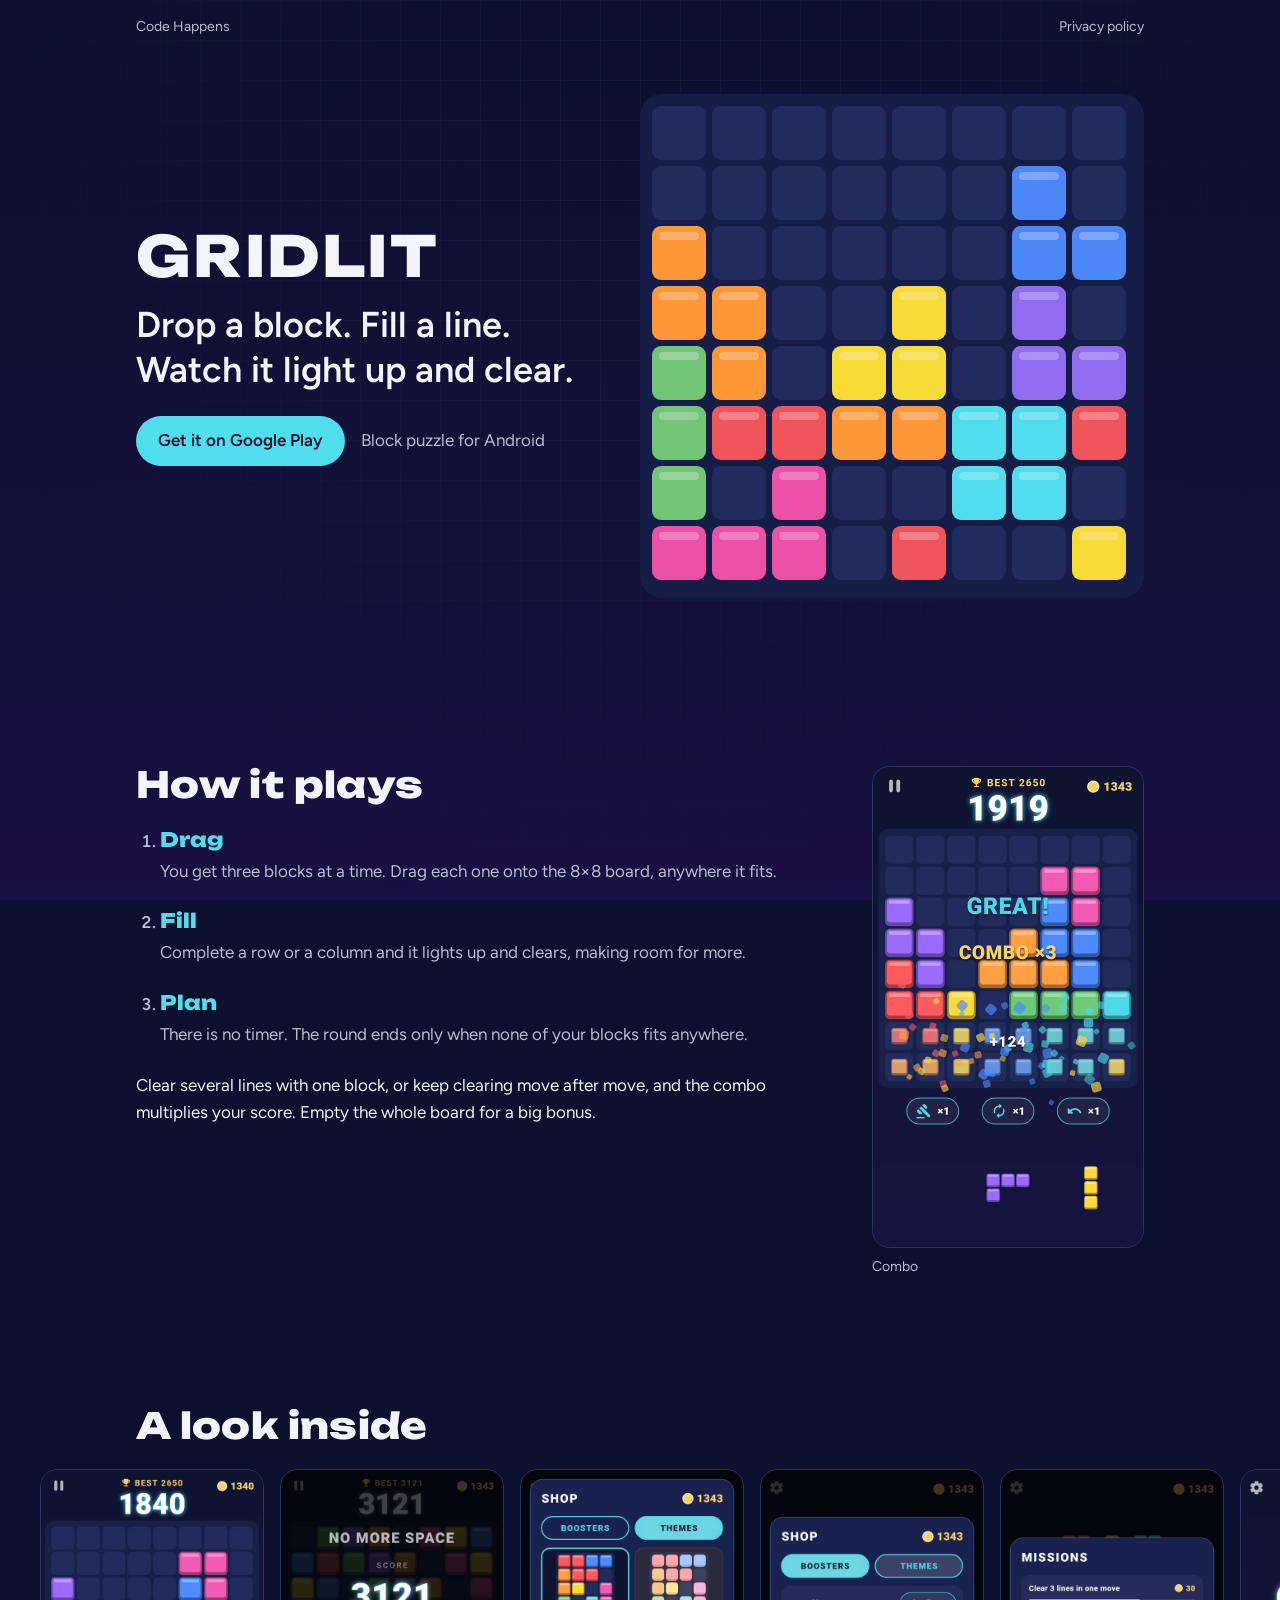
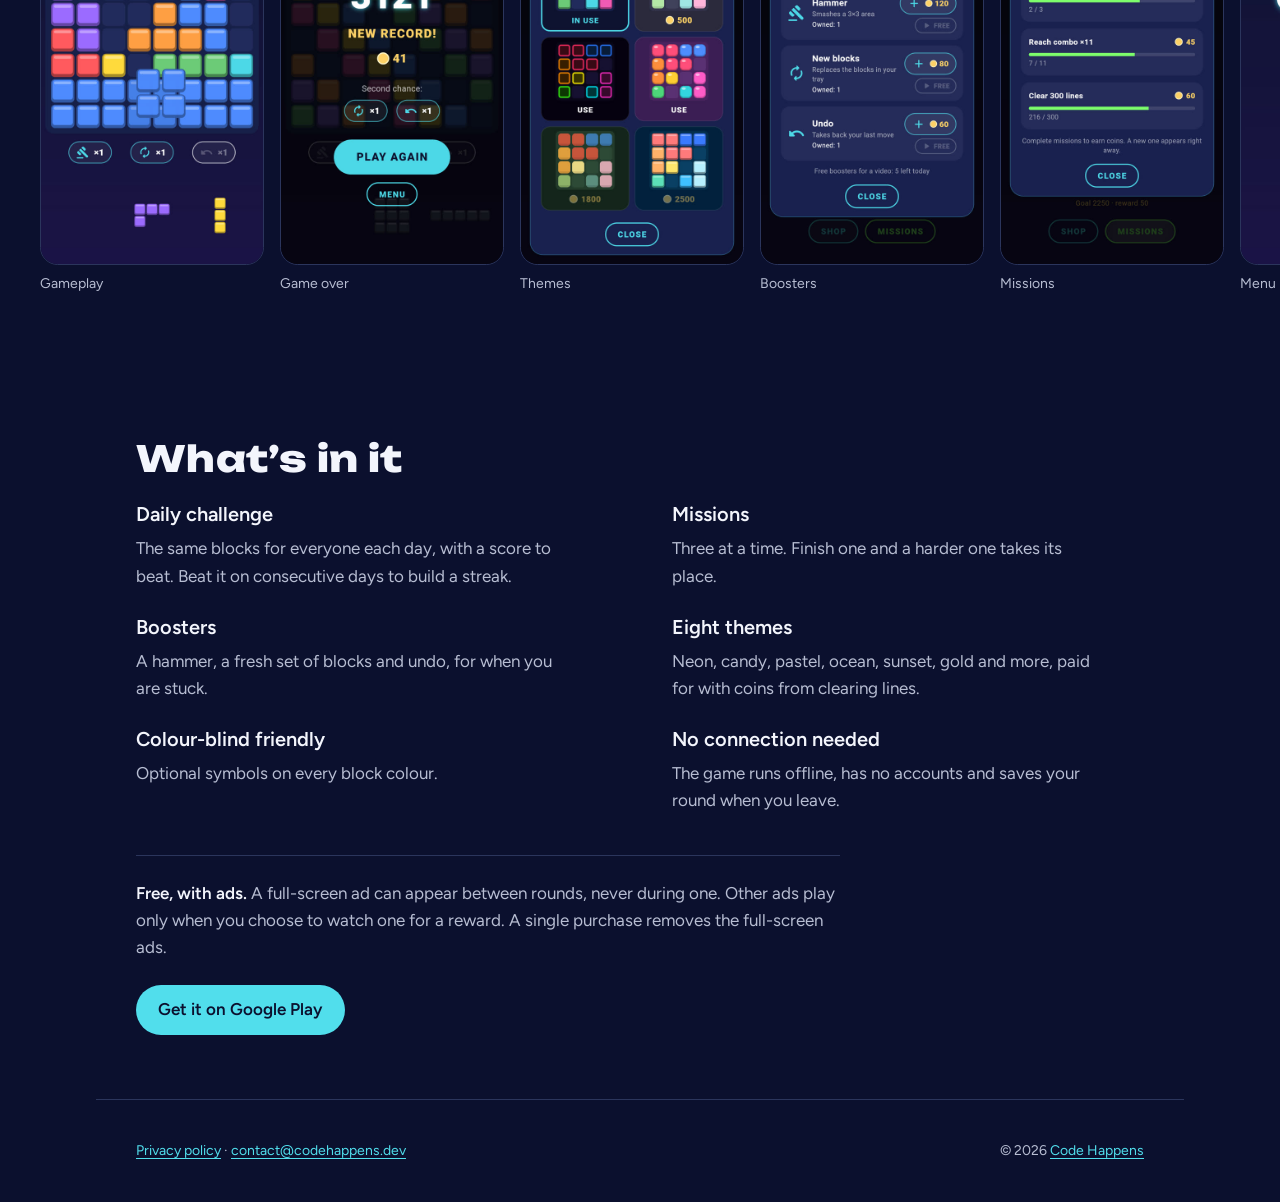
<file: index.html>
<!doctype html>
<html lang="en">
<head>
<meta charset="utf-8">
<meta name="viewport" content="width=device-width, initial-scale=1, viewport-fit=cover">
<meta http-equiv="Content-Security-Policy" content="default-src 'self'; img-src 'self' data:; base-uri 'none'; form-action 'none'">
<title>Gridlit: Block Puzzle</title>
<meta name="description" content="Gridlit is a block puzzle for Android: drag blocks onto an 8×8 board, fill rows and columns, chain combos. No timer.">
<link rel="canonical" href="https://gridlit.codehappens.dev/">
<link rel="icon" href="img/icon-512.png" type="image/png">
<link rel="preload" href="fonts/Unbounded-800-latin.woff2" as="font" type="font/woff2" crossorigin>
<link rel="stylesheet" href="site.css">
</head>
<body>

<header class="wrap top">
  <a href="https://codehappens.dev/games/">Code Happens</a>
  <a href="privacy-policy.html">Privacy policy</a>
</header>

<main>
  <section class="wrap hero">
    <svg class="scene" viewBox="0 0 504 504" aria-hidden="true">
      <rect class="board" x="0" y="0" width="504" height="504" rx="22"/>
      <rect class="cell" x="12" y="12" width="54" height="54" rx="9"/>
      <rect class="cell" x="72" y="12" width="54" height="54" rx="9"/>
      <rect class="cell" x="132" y="12" width="54" height="54" rx="9"/>
      <rect class="cell" x="192" y="12" width="54" height="54" rx="9"/>
      <rect class="cell" x="252" y="12" width="54" height="54" rx="9"/>
      <rect class="cell" x="312" y="12" width="54" height="54" rx="9"/>
      <rect class="cell" x="372" y="12" width="54" height="54" rx="9"/>
      <rect class="cell" x="432" y="12" width="54" height="54" rx="9"/>
      <rect class="cell" x="12" y="72" width="54" height="54" rx="9"/>
      <rect class="cell" x="72" y="72" width="54" height="54" rx="9"/>
      <rect class="cell" x="132" y="72" width="54" height="54" rx="9"/>
      <rect class="cell" x="192" y="72" width="54" height="54" rx="9"/>
      <rect class="cell" x="252" y="72" width="54" height="54" rx="9"/>
      <rect class="cell" x="312" y="72" width="54" height="54" rx="9"/>
      <rect class="cell" x="372" y="72" width="54" height="54" rx="9"/>
      <rect class="cell" x="432" y="72" width="54" height="54" rx="9"/>
      <rect class="cell" x="12" y="132" width="54" height="54" rx="9"/>
      <rect class="cell" x="72" y="132" width="54" height="54" rx="9"/>
      <rect class="cell" x="132" y="132" width="54" height="54" rx="9"/>
      <rect class="cell" x="192" y="132" width="54" height="54" rx="9"/>
      <rect class="cell" x="252" y="132" width="54" height="54" rx="9"/>
      <rect class="cell" x="312" y="132" width="54" height="54" rx="9"/>
      <rect class="cell" x="372" y="132" width="54" height="54" rx="9"/>
      <rect class="cell" x="432" y="132" width="54" height="54" rx="9"/>
      <rect class="cell" x="12" y="192" width="54" height="54" rx="9"/>
      <rect class="cell" x="72" y="192" width="54" height="54" rx="9"/>
      <rect class="cell" x="132" y="192" width="54" height="54" rx="9"/>
      <rect class="cell" x="192" y="192" width="54" height="54" rx="9"/>
      <rect class="cell" x="252" y="192" width="54" height="54" rx="9"/>
      <rect class="cell" x="312" y="192" width="54" height="54" rx="9"/>
      <rect class="cell" x="372" y="192" width="54" height="54" rx="9"/>
      <rect class="cell" x="432" y="192" width="54" height="54" rx="9"/>
      <rect class="cell" x="12" y="252" width="54" height="54" rx="9"/>
      <rect class="cell" x="72" y="252" width="54" height="54" rx="9"/>
      <rect class="cell" x="132" y="252" width="54" height="54" rx="9"/>
      <rect class="cell" x="192" y="252" width="54" height="54" rx="9"/>
      <rect class="cell" x="252" y="252" width="54" height="54" rx="9"/>
      <rect class="cell" x="312" y="252" width="54" height="54" rx="9"/>
      <rect class="cell" x="372" y="252" width="54" height="54" rx="9"/>
      <rect class="cell" x="432" y="252" width="54" height="54" rx="9"/>
      <rect class="cell" x="12" y="312" width="54" height="54" rx="9"/>
      <rect class="cell" x="72" y="312" width="54" height="54" rx="9"/>
      <rect class="cell" x="132" y="312" width="54" height="54" rx="9"/>
      <rect class="cell" x="192" y="312" width="54" height="54" rx="9"/>
      <rect class="cell" x="252" y="312" width="54" height="54" rx="9"/>
      <rect class="cell" x="312" y="312" width="54" height="54" rx="9"/>
      <rect class="cell" x="372" y="312" width="54" height="54" rx="9"/>
      <rect class="cell" x="432" y="312" width="54" height="54" rx="9"/>
      <rect class="cell" x="12" y="372" width="54" height="54" rx="9"/>
      <rect class="cell" x="72" y="372" width="54" height="54" rx="9"/>
      <rect class="cell" x="132" y="372" width="54" height="54" rx="9"/>
      <rect class="cell" x="192" y="372" width="54" height="54" rx="9"/>
      <rect class="cell" x="252" y="372" width="54" height="54" rx="9"/>
      <rect class="cell" x="312" y="372" width="54" height="54" rx="9"/>
      <rect class="cell" x="372" y="372" width="54" height="54" rx="9"/>
      <rect class="cell" x="432" y="372" width="54" height="54" rx="9"/>
      <rect class="cell" x="12" y="432" width="54" height="54" rx="9"/>
      <rect class="cell" x="72" y="432" width="54" height="54" rx="9"/>
      <rect class="cell" x="132" y="432" width="54" height="54" rx="9"/>
      <rect class="cell" x="192" y="432" width="54" height="54" rx="9"/>
      <rect class="cell" x="252" y="432" width="54" height="54" rx="9"/>
      <rect class="cell" x="312" y="432" width="54" height="54" rx="9"/>
      <rect class="cell" x="372" y="432" width="54" height="54" rx="9"/>
      <rect class="cell" x="432" y="432" width="54" height="54" rx="9"/>
      <g class="blk c5"><rect x="372" y="72" width="54" height="54" rx="9"/><rect class="gloss" x="379" y="78" width="40" height="8" rx="4"/></g>
      <g class="blk c1"><rect x="12" y="132" width="54" height="54" rx="9"/><rect class="gloss" x="19" y="138" width="40" height="8" rx="4"/></g>
      <g class="blk c5"><rect x="372" y="132" width="54" height="54" rx="9"/><rect class="gloss" x="379" y="138" width="40" height="8" rx="4"/></g>
      <g class="blk c5"><rect x="432" y="132" width="54" height="54" rx="9"/><rect class="gloss" x="439" y="138" width="40" height="8" rx="4"/></g>
      <g class="blk c1"><rect x="12" y="192" width="54" height="54" rx="9"/><rect class="gloss" x="19" y="198" width="40" height="8" rx="4"/></g>
      <g class="blk c1"><rect x="72" y="192" width="54" height="54" rx="9"/><rect class="gloss" x="79" y="198" width="40" height="8" rx="4"/></g>
      <g class="blk c2"><rect x="252" y="192" width="54" height="54" rx="9"/><rect class="gloss" x="259" y="198" width="40" height="8" rx="4"/></g>
      <g class="blk c6"><rect x="372" y="192" width="54" height="54" rx="9"/><rect class="gloss" x="379" y="198" width="40" height="8" rx="4"/></g>
      <g class="blk c3"><rect x="12" y="252" width="54" height="54" rx="9"/><rect class="gloss" x="19" y="258" width="40" height="8" rx="4"/></g>
      <g class="blk c1"><rect x="72" y="252" width="54" height="54" rx="9"/><rect class="gloss" x="79" y="258" width="40" height="8" rx="4"/></g>
      <g class="blk c2"><rect x="192" y="252" width="54" height="54" rx="9"/><rect class="gloss" x="199" y="258" width="40" height="8" rx="4"/></g>
      <g class="blk c2"><rect x="252" y="252" width="54" height="54" rx="9"/><rect class="gloss" x="259" y="258" width="40" height="8" rx="4"/></g>
      <g class="blk c6"><rect x="372" y="252" width="54" height="54" rx="9"/><rect class="gloss" x="379" y="258" width="40" height="8" rx="4"/></g>
      <g class="blk c6"><rect x="432" y="252" width="54" height="54" rx="9"/><rect class="gloss" x="439" y="258" width="40" height="8" rx="4"/></g>
      <g class="blk c3 clear"><rect x="12" y="312" width="54" height="54" rx="9"/><rect class="gloss" x="19" y="318" width="40" height="8" rx="4"/></g>
      <g class="blk c0 clear"><rect x="72" y="312" width="54" height="54" rx="9"/><rect class="gloss" x="79" y="318" width="40" height="8" rx="4"/></g>
      <g class="blk c0 clear"><rect x="132" y="312" width="54" height="54" rx="9"/><rect class="gloss" x="139" y="318" width="40" height="8" rx="4"/></g>
      <g class="blk c4 clear"><rect x="312" y="312" width="54" height="54" rx="9"/><rect class="gloss" x="319" y="318" width="40" height="8" rx="4"/></g>
      <g class="blk c4 clear"><rect x="372" y="312" width="54" height="54" rx="9"/><rect class="gloss" x="379" y="318" width="40" height="8" rx="4"/></g>
      <g class="blk c0 clear"><rect x="432" y="312" width="54" height="54" rx="9"/><rect class="gloss" x="439" y="318" width="40" height="8" rx="4"/></g>
      <g class="blk c3"><rect x="12" y="372" width="54" height="54" rx="9"/><rect class="gloss" x="19" y="378" width="40" height="8" rx="4"/></g>
      <g class="blk c7"><rect x="132" y="372" width="54" height="54" rx="9"/><rect class="gloss" x="139" y="378" width="40" height="8" rx="4"/></g>
      <g class="blk c4"><rect x="312" y="372" width="54" height="54" rx="9"/><rect class="gloss" x="319" y="378" width="40" height="8" rx="4"/></g>
      <g class="blk c4"><rect x="372" y="372" width="54" height="54" rx="9"/><rect class="gloss" x="379" y="378" width="40" height="8" rx="4"/></g>
      <g class="blk c7"><rect x="12" y="432" width="54" height="54" rx="9"/><rect class="gloss" x="19" y="438" width="40" height="8" rx="4"/></g>
      <g class="blk c7"><rect x="72" y="432" width="54" height="54" rx="9"/><rect class="gloss" x="79" y="438" width="40" height="8" rx="4"/></g>
      <g class="blk c7"><rect x="132" y="432" width="54" height="54" rx="9"/><rect class="gloss" x="139" y="438" width="40" height="8" rx="4"/></g>
      <g class="blk c0"><rect x="252" y="432" width="54" height="54" rx="9"/><rect class="gloss" x="259" y="438" width="40" height="8" rx="4"/></g>
      <g class="blk c2"><rect x="432" y="432" width="54" height="54" rx="9"/><rect class="gloss" x="439" y="438" width="40" height="8" rx="4"/></g>
      <g class="drop"><g class="blk c1 clear"><rect x="192" y="312" width="54" height="54" rx="9"/><rect class="gloss" x="199" y="318" width="40" height="8" rx="4"/><rect x="252" y="312" width="54" height="54" rx="9"/><rect class="gloss" x="259" y="318" width="40" height="8" rx="4"/></g></g>
      <rect class="flash" x="8" y="308" width="482" height="62" rx="12"/>
    </svg>
    <div class="hero__copy">
      <h1 class="hero__title">Gridlit</h1>
      <p class="hero__line">Drop a block. Fill a line. Watch it light up and clear.</p>
      <p class="hero__meta"><a class="get" href="https://play.google.com/store/apps/details?id=dev.codehappens.gridlit">Get it on Google Play</a> Block puzzle for Android</p>
    </div>
  </section>

  <section class="wrap block play">
    <div>
      <h2 class="block__title">How it plays</h2>
      <ol class="steps">
        <li><h3>Drag</h3><p>You get three blocks at a time. Drag each one onto the 8×8 board, anywhere it fits.</p></li>
        <li><h3>Fill</h3><p>Complete a row or a column and it lights up and clears, making room for more.</p></li>
        <li><h3>Plan</h3><p>There is no timer. The round ends only when none of your blocks fits anywhere.</p></li>
      </ol>
      <p class="play__more">Clear several lines with one block, or keep clearing move after move, and the combo multiplies your score. Empty the whole board for a big bonus.</p>
    </div>
    <figure class="shot"><img src="img/shots/2-combo.jpg" alt="A combo: several lines clearing at once on the board" width="540" height="960" loading="lazy"><figcaption>Combo</figcaption></figure>
  </section>

  <section class="block">
    <div class="wrap"><h2 class="block__title">A look inside</h2></div>
    <div class="strip" tabindex="0" role="group" aria-label="Screenshots">
    <figure class="shot"><img src="img/shots/1-gameplay.jpg" alt="Dragging a block over the board, with the lines it will clear highlighted" width="540" height="960" loading="lazy"><figcaption>Gameplay</figcaption></figure>
    <figure class="shot"><img src="img/shots/3-game-over.jpg" alt="Game over screen with a new best score" width="540" height="960" loading="lazy"><figcaption>Game over</figcaption></figure>
    <figure class="shot"><img src="img/shots/4-themes.jpg" alt="Theme shop with block styles" width="540" height="960" loading="lazy"><figcaption>Themes</figcaption></figure>
    <figure class="shot"><img src="img/shots/5-boosters.jpg" alt="Boosters: hammer, new blocks and undo" width="540" height="960" loading="lazy"><figcaption>Boosters</figcaption></figure>
    <figure class="shot"><img src="img/shots/6-missions.jpg" alt="Three active missions with progress" width="540" height="960" loading="lazy"><figcaption>Missions</figcaption></figure>
    <figure class="shot"><img src="img/shots/7-menu.jpg" alt="Main menu with Play and Daily Challenge buttons" width="540" height="960" loading="lazy"><figcaption>Menu</figcaption></figure>
    </div>
  </section>

  <section class="wrap block">
    <h2 class="block__title">What’s in it</h2>
    <dl class="facts">
      <div><dt>Daily challenge</dt><dd>The same blocks for everyone each day, with a score to beat. Beat it on consecutive days to build a streak.</dd></div>
      <div><dt>Missions</dt><dd>Three at a time. Finish one and a harder one takes its place.</dd></div>
      <div><dt>Boosters</dt><dd>A hammer, a fresh set of blocks and undo, for when you are stuck.</dd></div>
      <div><dt>Eight themes</dt><dd>Neon, candy, pastel, ocean, sunset, gold and more, paid for with coins from clearing lines.</dd></div>
      <div><dt>Colour-blind friendly</dt><dd>Optional symbols on every block colour.</dd></div>
      <div><dt>No connection needed</dt><dd>The game runs offline, has no accounts and saves your round when you leave.</dd></div>
    </dl>
    <p class="ads"><strong>Free, with ads.</strong> A full-screen ad can appear between rounds, never during one. Other ads play only when you choose to watch one for a reward. A single purchase removes the full-screen ads.</p>
    <p class="ads__get"><a class="get" href="https://play.google.com/store/apps/details?id=dev.codehappens.gridlit">Get it on Google Play</a></p>
  </section>
</main>

<footer class="wrap foot">
  <p><a href="privacy-policy.html">Privacy policy</a> · <a href="mailto:contact@codehappens.dev">contact@codehappens.dev</a></p>
  <p>© 2026 <a href="https://codehappens.dev/">Code Happens</a></p>
</footer>

</body>
</html>
</file>
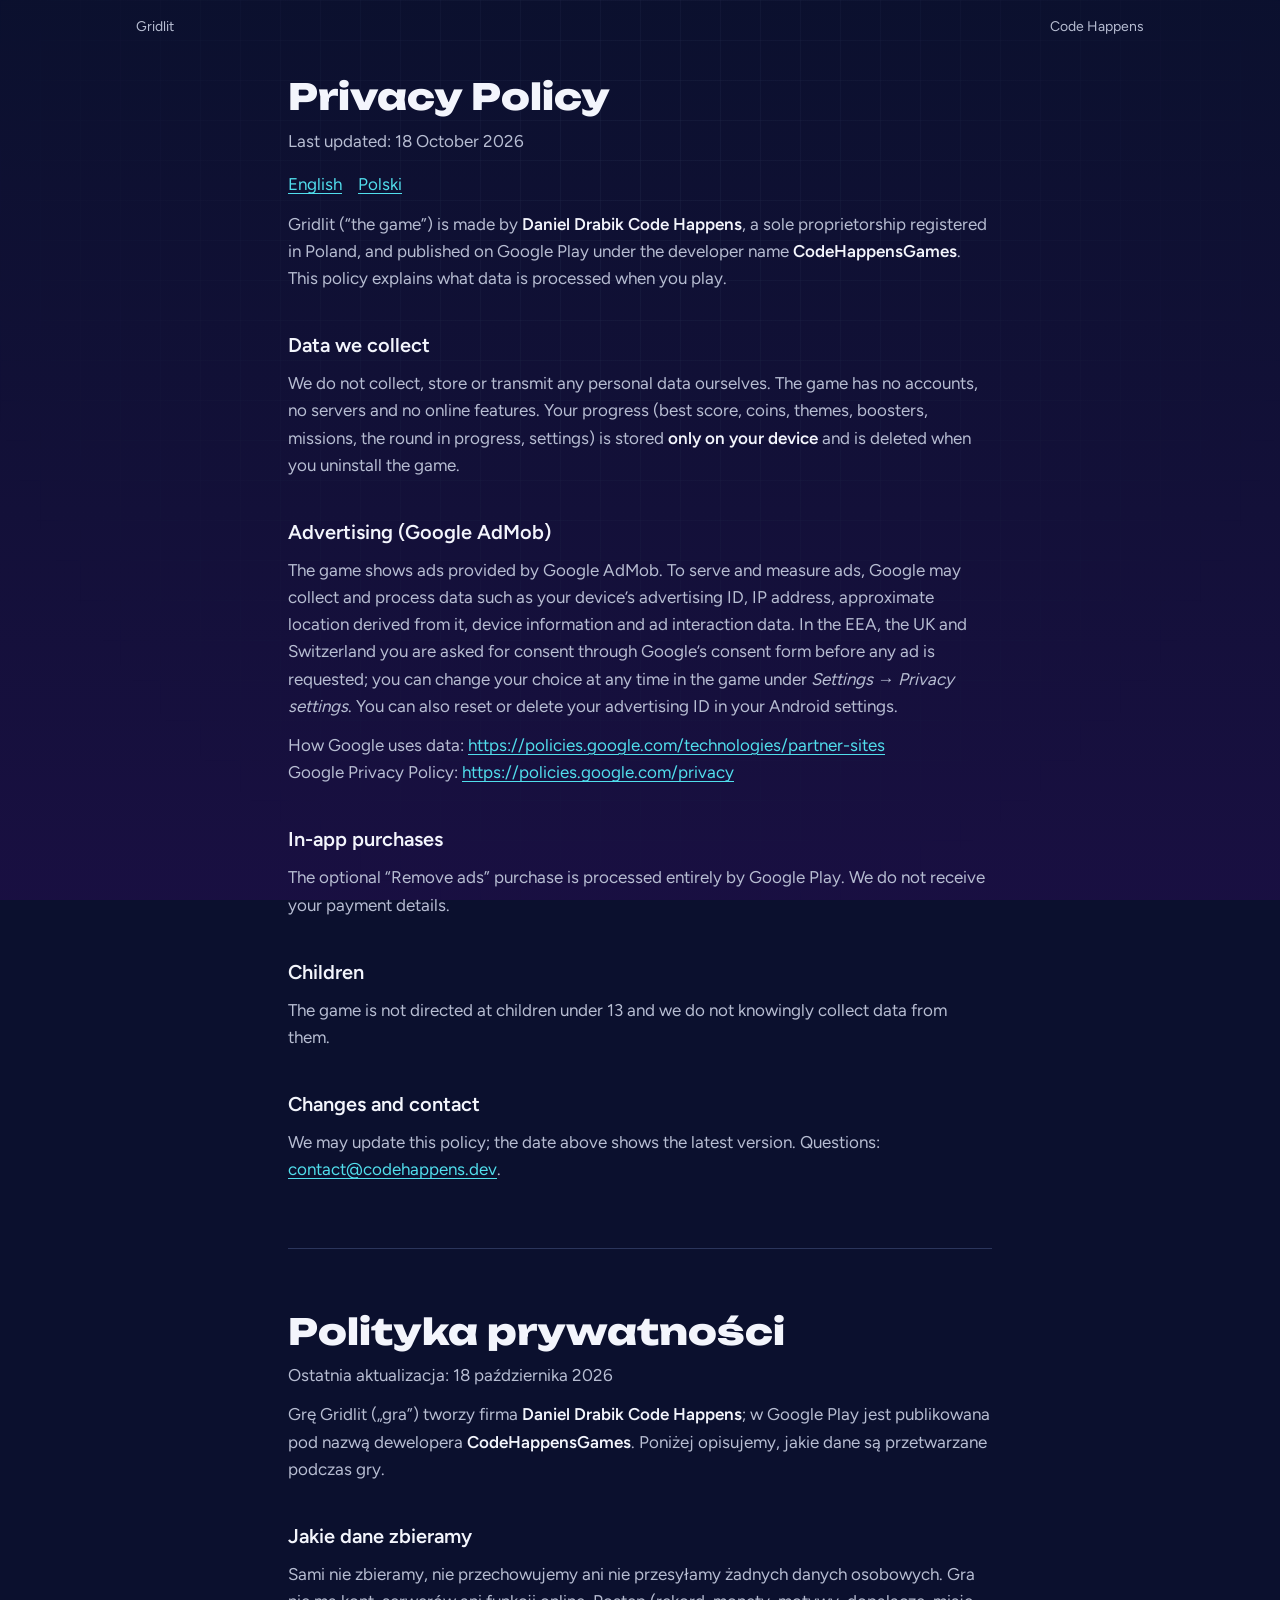
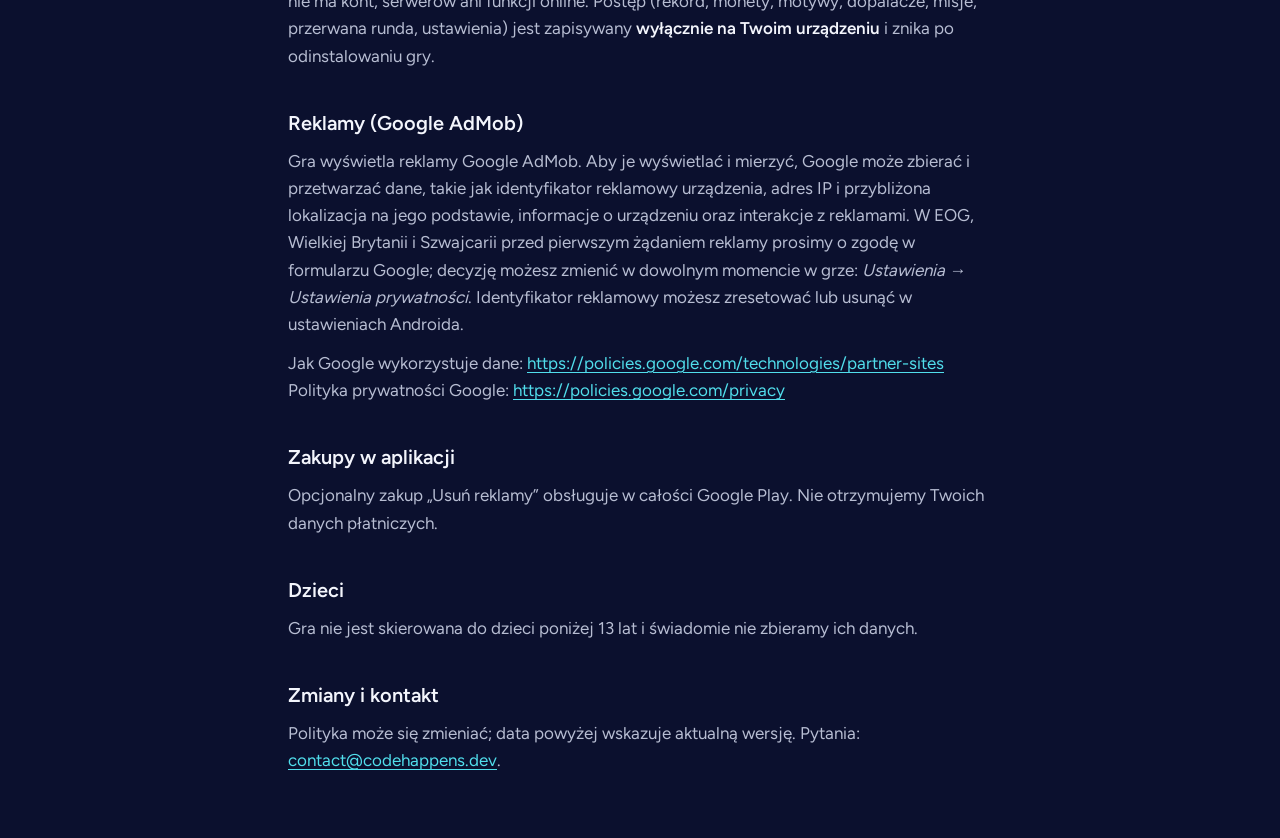
<file: privacy-policy.html>
<!doctype html>
<html lang="en">
<head>
<meta charset="utf-8">
<meta name="viewport" content="width=device-width, initial-scale=1, viewport-fit=cover">
<meta http-equiv="Content-Security-Policy" content="default-src 'self'; img-src 'self' data:; base-uri 'none'; form-action 'none'">
<title>Gridlit — Privacy Policy / Polityka prywatności</title>
<meta name="description" content="Privacy policy of Gridlit, a block puzzle game for Android. English and Polish.">
<link rel="canonical" href="https://gridlit.codehappens.dev/privacy-policy.html">
<link rel="icon" href="img/icon-512.png" type="image/png">
<link rel="stylesheet" href="site.css">
</head>
<body>

<header class="wrap top">
  <a href="/">Gridlit</a>
  <a href="https://codehappens.dev/games/">Code Happens</a>
</header>

<main class="wrap doc">

  <section class="doc__part" id="en">
    <h1 class="doc__title">Privacy Policy</h1>
    <p class="doc__date">Last updated: 18 October 2026</p>
    <nav class="doc__langs" aria-label="Language"><a href="#en">English</a><a href="#pl" lang="pl">Polski</a></nav>

    <p>Gridlit (“the game”) is made by <strong>Daniel Drabik Code Happens</strong>, a sole proprietorship registered in Poland, and published on Google Play under the developer name <strong>CodeHappensGames</strong>. This policy explains what data is processed when you play.</p>

    <h2>Data we collect</h2>
    <p>We do not collect, store or transmit any personal data ourselves. The game has no accounts, no servers and no online features. Your progress (best score, coins, themes, boosters, missions, the round in progress, settings) is stored <strong>only on your device</strong> and is deleted when you uninstall the game.</p>

    <h2>Advertising (Google AdMob)</h2>
    <p>The game shows ads provided by Google AdMob. To serve and measure ads, Google may collect and process data such as your device’s advertising ID, IP address, approximate location derived from it, device information and ad interaction data. In the EEA, the UK and Switzerland you are asked for consent through Google’s consent form before any ad is requested; you can change your choice at any time in the game under <em>Settings → Privacy settings</em>. You can also reset or delete your advertising ID in your Android settings.</p>
    <p>How Google uses data: <a href="https://policies.google.com/technologies/partner-sites">https://policies.google.com/technologies/partner-sites</a><br>
    Google Privacy Policy: <a href="https://policies.google.com/privacy">https://policies.google.com/privacy</a></p>

    <h2>In-app purchases</h2>
    <p>The optional “Remove ads” purchase is processed entirely by Google Play. We do not receive your payment details.</p>

    <h2>Children</h2>
    <p>The game is not directed at children under 13 and we do not knowingly collect data from them.</p>

    <h2>Changes and contact</h2>
    <p>We may update this policy; the date above shows the latest version. Questions: <a href="mailto:contact@codehappens.dev">contact@codehappens.dev</a>.</p>
  </section>

  <section class="doc__part" id="pl" lang="pl">
    <h1 class="doc__title">Polityka prywatności</h1>
    <p class="doc__date">Ostatnia aktualizacja: 18 października 2026</p>

    <p>Grę Gridlit („gra”) tworzy firma <strong>Daniel Drabik Code Happens</strong>; w Google Play jest publikowana pod nazwą dewelopera <strong>CodeHappensGames</strong>. Poniżej opisujemy, jakie dane są przetwarzane podczas gry.</p>

    <h2>Jakie dane zbieramy</h2>
    <p>Sami nie zbieramy, nie przechowujemy ani nie przesyłamy żadnych danych osobowych. Gra nie ma kont, serwerów ani funkcji online. Postęp (rekord, monety, motywy, dopalacze, misje, przerwana runda, ustawienia) jest zapisywany <strong>wyłącznie na Twoim urządzeniu</strong> i znika po odinstalowaniu gry.</p>

    <h2>Reklamy (Google AdMob)</h2>
    <p>Gra wyświetla reklamy Google AdMob. Aby je wyświetlać i mierzyć, Google może zbierać i przetwarzać dane, takie jak identyfikator reklamowy urządzenia, adres IP i przybliżona lokalizacja na jego podstawie, informacje o urządzeniu oraz interakcje z reklamami. W EOG, Wielkiej Brytanii i Szwajcarii przed pierwszym żądaniem reklamy prosimy o zgodę w formularzu Google; decyzję możesz zmienić w dowolnym momencie w grze: <em>Ustawienia → Ustawienia prywatności</em>. Identyfikator reklamowy możesz zresetować lub usunąć w ustawieniach Androida.</p>
    <p>Jak Google wykorzystuje dane: <a href="https://policies.google.com/technologies/partner-sites">https://policies.google.com/technologies/partner-sites</a><br>
    Polityka prywatności Google: <a href="https://policies.google.com/privacy">https://policies.google.com/privacy</a></p>

    <h2>Zakupy w aplikacji</h2>
    <p>Opcjonalny zakup „Usuń reklamy” obsługuje w całości Google Play. Nie otrzymujemy Twoich danych płatniczych.</p>

    <h2>Dzieci</h2>
    <p>Gra nie jest skierowana do dzieci poniżej 13 lat i świadomie nie zbieramy ich danych.</p>

    <h2>Zmiany i kontakt</h2>
    <p>Polityka może się zmieniać; data powyżej wskazuje aktualną wersję. Pytania: <a href="mailto:contact@codehappens.dev">contact@codehappens.dev</a>.</p>
  </section>

</main>

</body>
</html>
</file>
<file: site.css>
/* gridlit.codehappens.dev · structure shared with hoplanet.codehappens.dev (hero scene, steps beside one
 * screenshot, screenshot strip, feature list) · idea: "a line fills, lights up and clears behind the title"
 * paper: #0E1330 · accent: #4DD9E8 + block colours · display: Unbounded · body: Figtree
 */
@import url("fonts/fonts.css");
@import url("tokens.css");

*, *::before, *::after { box-sizing: border-box; }
html, body { overflow-x: clip; }
body {
  margin: 0; color: var(--color-ink); font: 400 var(--text-base)/1.6 var(--font-body);
  background: linear-gradient(var(--color-paper), var(--color-paper-2)) fixed var(--color-paper);
}
a { color: var(--color-cyan); text-underline-offset: 0.18em; }
a:focus-visible { outline: 3px solid var(--color-cyan); outline-offset: 4px; border-radius: 4px; }
h1, h2, h3 { font-family: var(--font-display); font-style: normal; font-weight: 800; line-height: 1.05; margin: 0; text-wrap: balance; }
p { margin: 0; }
img { max-width: 100%; height: auto; display: block; }

/* Faint board grid behind everything. */
body::before {
  content: ""; position: fixed; inset: 0; z-index: -1; pointer-events: none;
  background-image:
    linear-gradient(var(--color-grid) 1px, transparent 1px),
    linear-gradient(90deg, var(--color-grid) 1px, transparent 1px);
  background-size: 2.5rem 2.5rem;
  mask-image: radial-gradient(ellipse at 50% 20%, black, transparent 75%);
}

.wrap { width: 100%; max-width: var(--page-max); margin-inline: auto; padding-inline: var(--page-gutter); }

.top { display: flex; justify-content: space-between; gap: var(--space-md); padding-block: var(--space-md); font-size: var(--text-sm); }
.top a { color: var(--color-muted); text-decoration: none; white-space: nowrap; }
.top a:hover { color: var(--color-ink); }

/* ---------- Hero: the game's loop behind the title ---------- */

.hero { display: grid; grid-template-columns: minmax(0, 1fr); align-items: center; gap: var(--space-lg); padding-block: var(--space-md) var(--space-2xl); }
.scene { width: 100%; max-width: 34rem; max-height: 62svh; margin-inline: auto; overflow: visible; }
.hero__title { font-size: var(--text-display); text-transform: uppercase; letter-spacing: 0.04em; overflow-wrap: anywhere; min-width: 0; }
.hero__line { margin-top: var(--space-md); font-size: var(--text-lg); line-height: 1.25; font-weight: 600; max-width: 22ch; }
.hero__meta { margin-top: var(--space-lg); display: flex; flex-wrap: wrap; align-items: center; gap: var(--space-sm) var(--space-md); color: var(--color-muted); }
.get { display: inline-block; padding: 0.7rem 1.4rem; border-radius: 999px; background: var(--color-cyan); color: var(--color-paper); font-weight: 700; text-decoration: none; white-space: nowrap; }
.get:hover { background: var(--color-cyan-hi); }
.get:focus-visible { border-radius: 999px; }
.ads__get { margin-top: var(--space-lg); }
@media (min-width: 56rem) {
  .hero { grid-template-columns: minmax(0, 1fr) minmax(0, 1.05fr); padding-block: var(--space-xl) var(--space-3xl); }
  .hero__copy { order: -1; }
  .hero__title { font-size: clamp(2.5rem, 4.4vw, 3.75rem); }
  .scene { max-height: 72svh; }
}

.scene .board { fill: var(--color-board); }
.scene .cell { fill: var(--color-cell); }
.scene .gloss { fill: var(--color-ink); opacity: 0.28; }
.scene .c0 { fill: var(--block-0); } .scene .c1 { fill: var(--block-1); }
.scene .c2 { fill: var(--block-2); } .scene .c3 { fill: var(--block-3); }
.scene .c4 { fill: var(--block-4); } .scene .c5 { fill: var(--block-5); }
.scene .c6 { fill: var(--block-6); } .scene .c7 { fill: var(--block-7); }
.scene .clear { animation: clear var(--loop) ease-out infinite; transform-box: fill-box; transform-origin: center; }
.scene .drop { animation: drop var(--loop) cubic-bezier(0.3, 0, 0.2, 1) infinite; }
.scene .flash { fill: var(--color-ink); opacity: 0; animation: flash var(--loop) ease-out infinite; }

/* ---------- How it plays ---------- */

.block { padding-block: var(--space-2xl); }
.block__title { font-size: var(--text-lg); letter-spacing: 0.01em; }

.play { display: grid; grid-template-columns: minmax(0, 1fr); gap: var(--space-xl); align-items: start; }
.steps { margin: var(--space-lg) 0 0; padding: 0 0 0 1.4em; max-width: var(--read-max); display: grid; gap: var(--space-lg); }
.steps li::marker { color: var(--color-muted); font-weight: 600; }
.steps h3 { font-size: var(--text-md); color: var(--color-cyan); }
.steps p { margin-top: var(--space-xs); color: var(--color-muted); }
.play__more { margin-top: var(--space-lg); max-width: var(--read-max); }
.shot { margin: 0; }
.shot img { border-radius: var(--radius-shot); border: 1px solid var(--color-rule); }
.shot figcaption { margin-top: var(--space-xs); font-size: var(--text-sm); color: var(--color-muted); }
.play .shot { max-width: 17rem; }
@media (min-width: 56rem) {
  .play { grid-template-columns: minmax(0, 1fr) 17rem; gap: var(--space-2xl); }
}

/* ---------- Screenshot strip ---------- */

.strip { display: flex; gap: var(--space-md); margin-top: var(--space-lg); padding-bottom: var(--space-md); overflow-x: auto; scroll-snap-type: x proximity; scroll-padding-inline: var(--page-gutter); }
.strip::before, .strip::after { content: ""; flex: none; width: max(calc(var(--page-gutter) - var(--space-md)), calc((100vw - var(--page-max)) / 2 + var(--page-gutter) - var(--space-md))); }
.strip .shot { flex: none; width: min(62vw, 14rem); scroll-snap-align: start; }

/* ---------- What's in it ---------- */

.facts { margin: var(--space-lg) 0 0; display: grid; grid-template-columns: minmax(0, 1fr); gap: var(--space-lg) var(--space-2xl); }
.facts dt { font-weight: 600; font-size: var(--text-md); line-height: 1.3; }
.facts dd { margin: var(--space-xs) 0 0; color: var(--color-muted); max-width: 38ch; }
@media (min-width: 40rem) { .facts { grid-template-columns: repeat(2, minmax(0, 1fr)); } }
.ads { margin-top: var(--space-xl); padding-top: var(--space-lg); border-top: 1px solid var(--color-rule); max-width: var(--read-max); color: var(--color-muted); }
.ads strong { color: var(--color-ink); font-weight: 600; }

.foot { display: flex; flex-wrap: wrap; justify-content: space-between; gap: var(--space-xs) var(--space-lg); padding-block: var(--space-xl); font-size: var(--text-sm); color: var(--color-muted); border-top: 1px solid var(--color-rule); }
.foot a { white-space: nowrap; }

/* ---------- Privacy policy ---------- */

.doc { max-width: calc(var(--read-max) + 2 * var(--page-gutter)); padding-bottom: var(--space-2xl); }
.doc__part + .doc__part { margin-top: var(--space-2xl); padding-top: var(--space-xl); border-top: 1px solid var(--color-rule); }
.doc__title { font-size: var(--text-lg); margin-top: var(--space-lg); }
.doc__date { color: var(--color-muted); margin-top: var(--space-xs); }
.doc__langs { display: flex; gap: var(--space-md); margin-top: var(--space-md); }
.doc h2 { font-family: var(--font-body); font-weight: 600; font-size: var(--text-md); line-height: 1.3; margin-top: var(--space-xl); }
.doc p { margin-top: var(--space-sm); color: var(--color-muted); }
.doc p strong { color: var(--color-ink); }
.doc a { overflow-wrap: anywhere; }

/* ---------- Motion ---------- */

/* 0–22%: the domino slides down into the gap · 28–38%: the full row flashes · 38–80%: row empty · then it refills. */
@keyframes drop {
  0%, 4% { transform: translateY(-300px); opacity: 0; }
  8% { opacity: 1; }
  22%, 100% { transform: translateY(0); }
}
@keyframes clear {
  0%, 28% { opacity: 1; transform: scale(1); }
  38% { opacity: 0; transform: scale(0.4); }
  80% { opacity: 0; transform: scale(0.4); }
  90%, 100% { opacity: 1; transform: scale(1); }
}
@keyframes flash { 0%, 24% { opacity: 0; } 30% { opacity: 0.55; } 40%, 100% { opacity: 0; } }

@media (prefers-reduced-motion: reduce) {
  .scene .clear, .scene .drop, .scene .flash { animation: none; }
}
</file>
